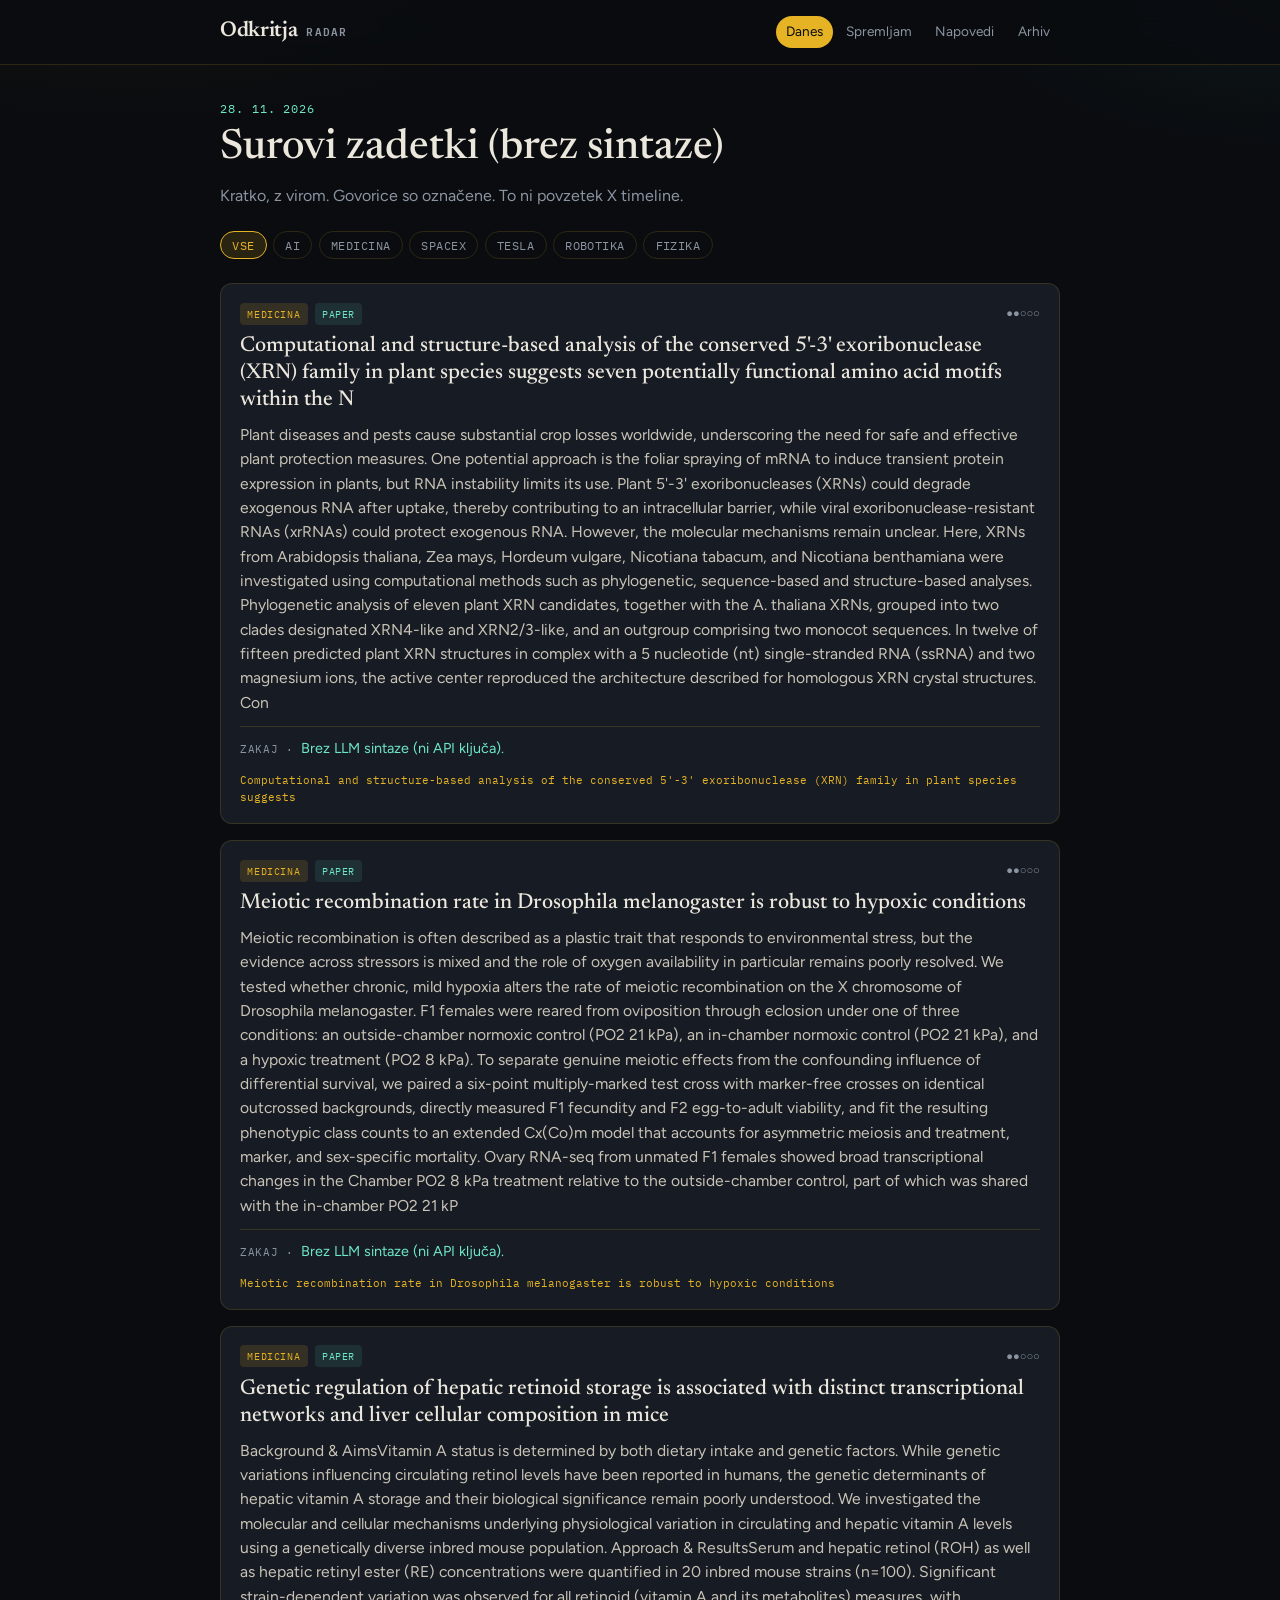
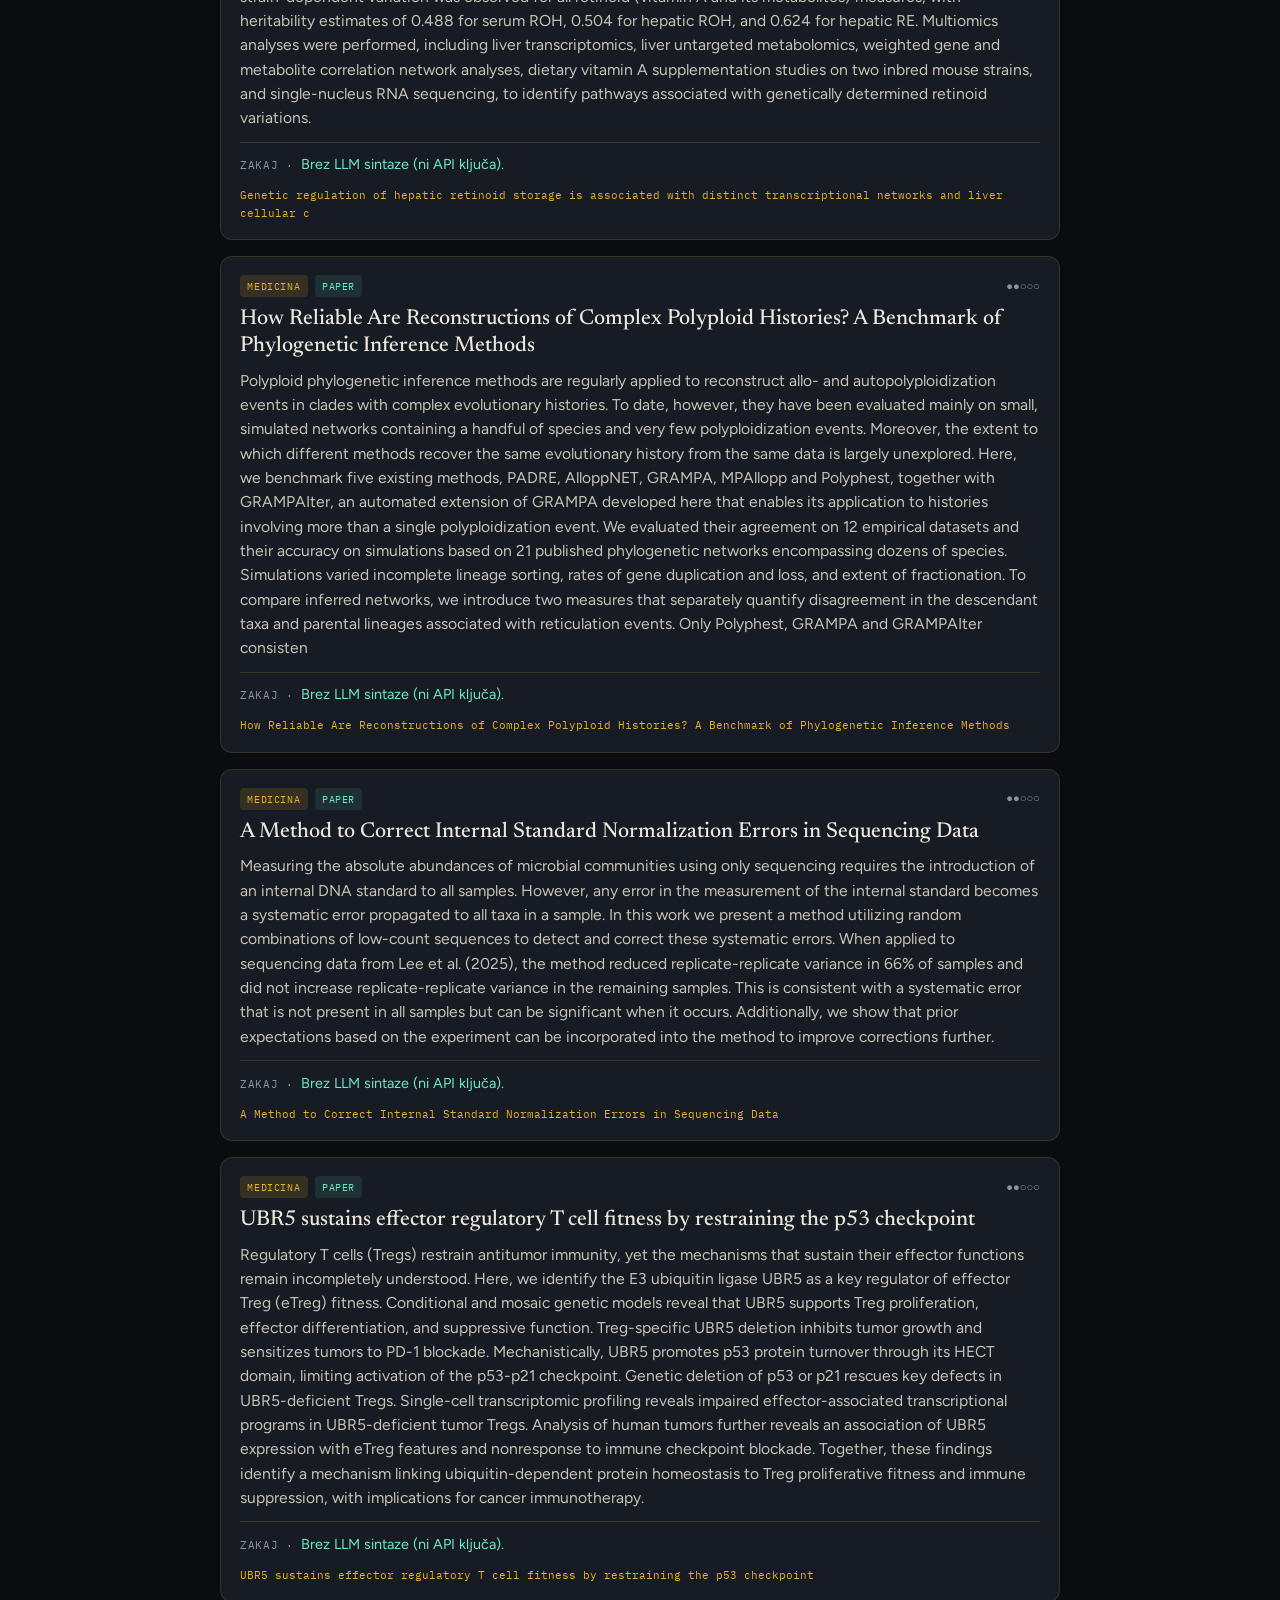
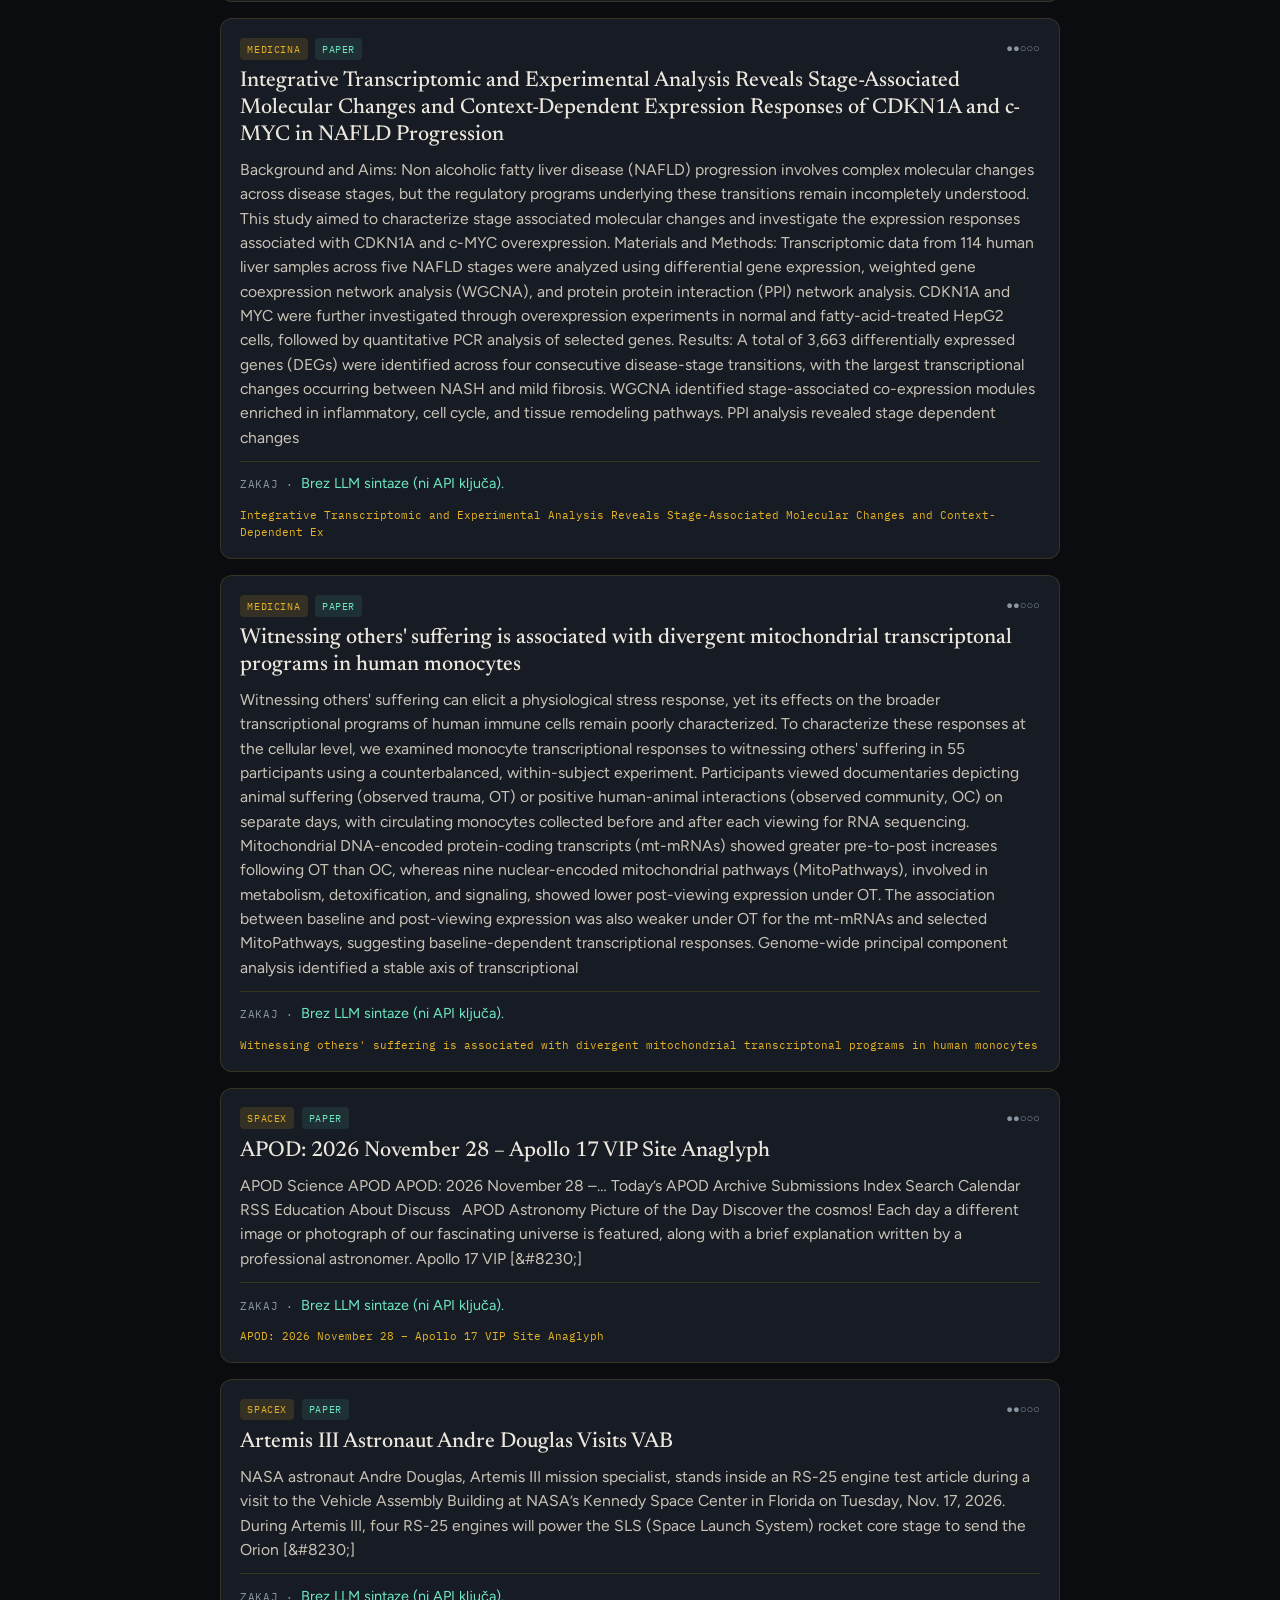
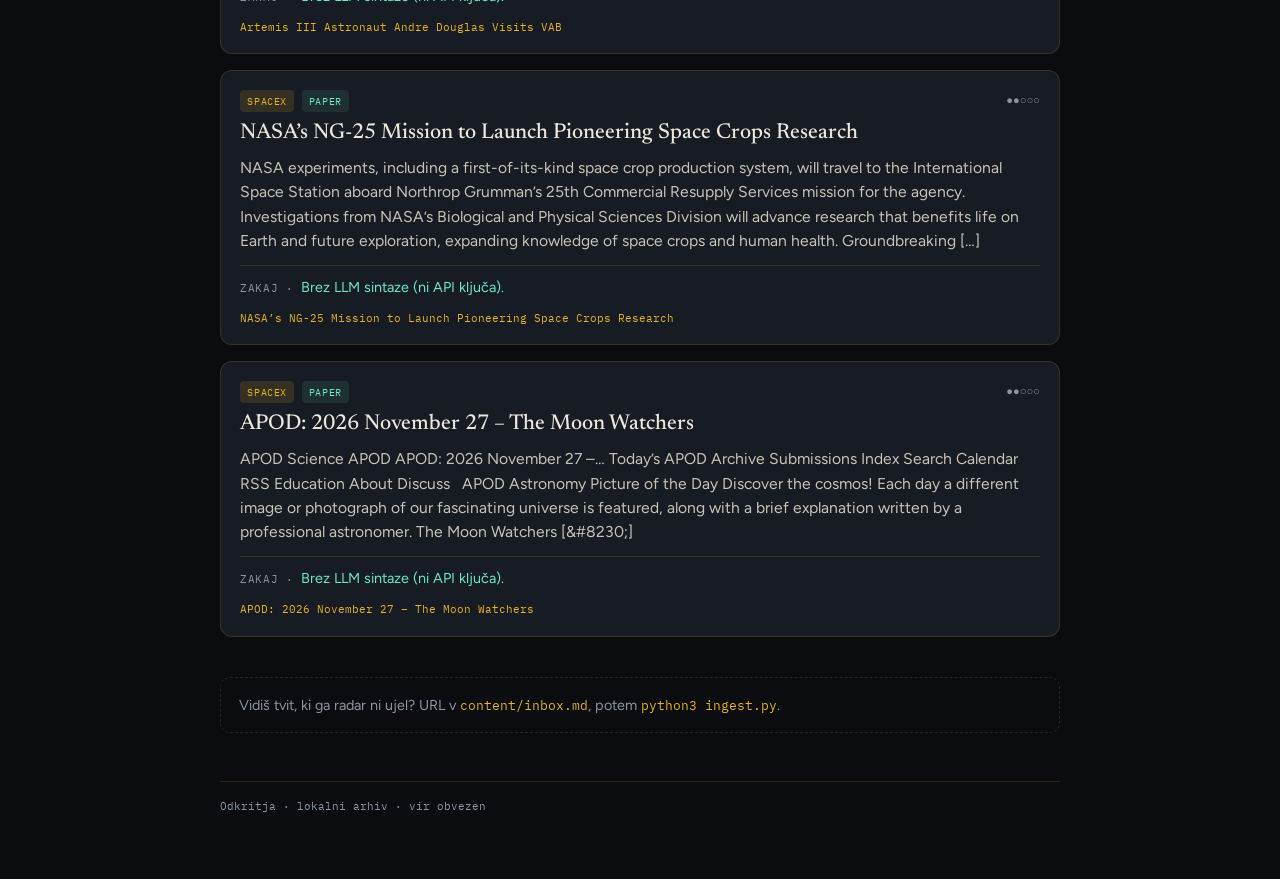
<file: index.html>
<!DOCTYPE html>
<html lang="sl">
<head>
  <meta charset="UTF-8">
  <meta name="viewport" content="width=device-width, initial-scale=1">
  <meta name="description" content="Osebni dnevni radar: medicina, AI, SpaceX, Tesla. Ne news feed — 8–15 stvari, ki so zares nove.">
  <title>Odkritja — danes</title>
  <link rel="preconnect" href="https://fonts.googleapis.com">
  <link rel="preconnect" href="https://fonts.gstatic.com" crossorigin>
  <link href="https://fonts.googleapis.com/css2?family=Figtree:wght@400;500;600&family=IBM+Plex+Mono:wght@400;500&family=Newsreader:opsz,wght@6..72,500;6..72,600&display=swap" rel="stylesheet">
  <link rel="stylesheet" href="css/style.css">
</head>
<body>
  <header class="top">
    <div class="top-inner">
      <a class="brand" href="index.html"><strong>Odkritja</strong><span>radar</span></a>
      <nav class="links">
        <a class="active" href="index.html">Danes</a>
        <a href="spremljam.html">Spremljam</a>
        <a href="napovedi.html">Napovedi</a>
        <a href="arhiv.html">Arhiv</a>
      </nav>
    </div>
  </header>
  <main class="wrap">
    <section class="hero">
      <p class="meta" data-hero-meta>nalaganje…</p>
      <h1 data-hero-title>Dnevni radar</h1>
      <p class="lede">Kratko, z virom. Govorice so označene. To ni povzetek X timeline.</p>
    </section>
    <div class="filters" id="filters"></div>
    <div class="cards" id="cards"></div>
    <p class="inbox-hint">Vidiš tvit, ki ga radar ni ujel? URL v <code>content/inbox.md</code>, potem <code>python3 ingest.py</code>.</p>
    <footer class="foot">Odkritja · lokalni arhiv · vir obvezen</footer>
  </main>
  <script src="js/radar.js"></script>
  <script>Odkritja.initDanes();</script>
</body>
</html>
</file>
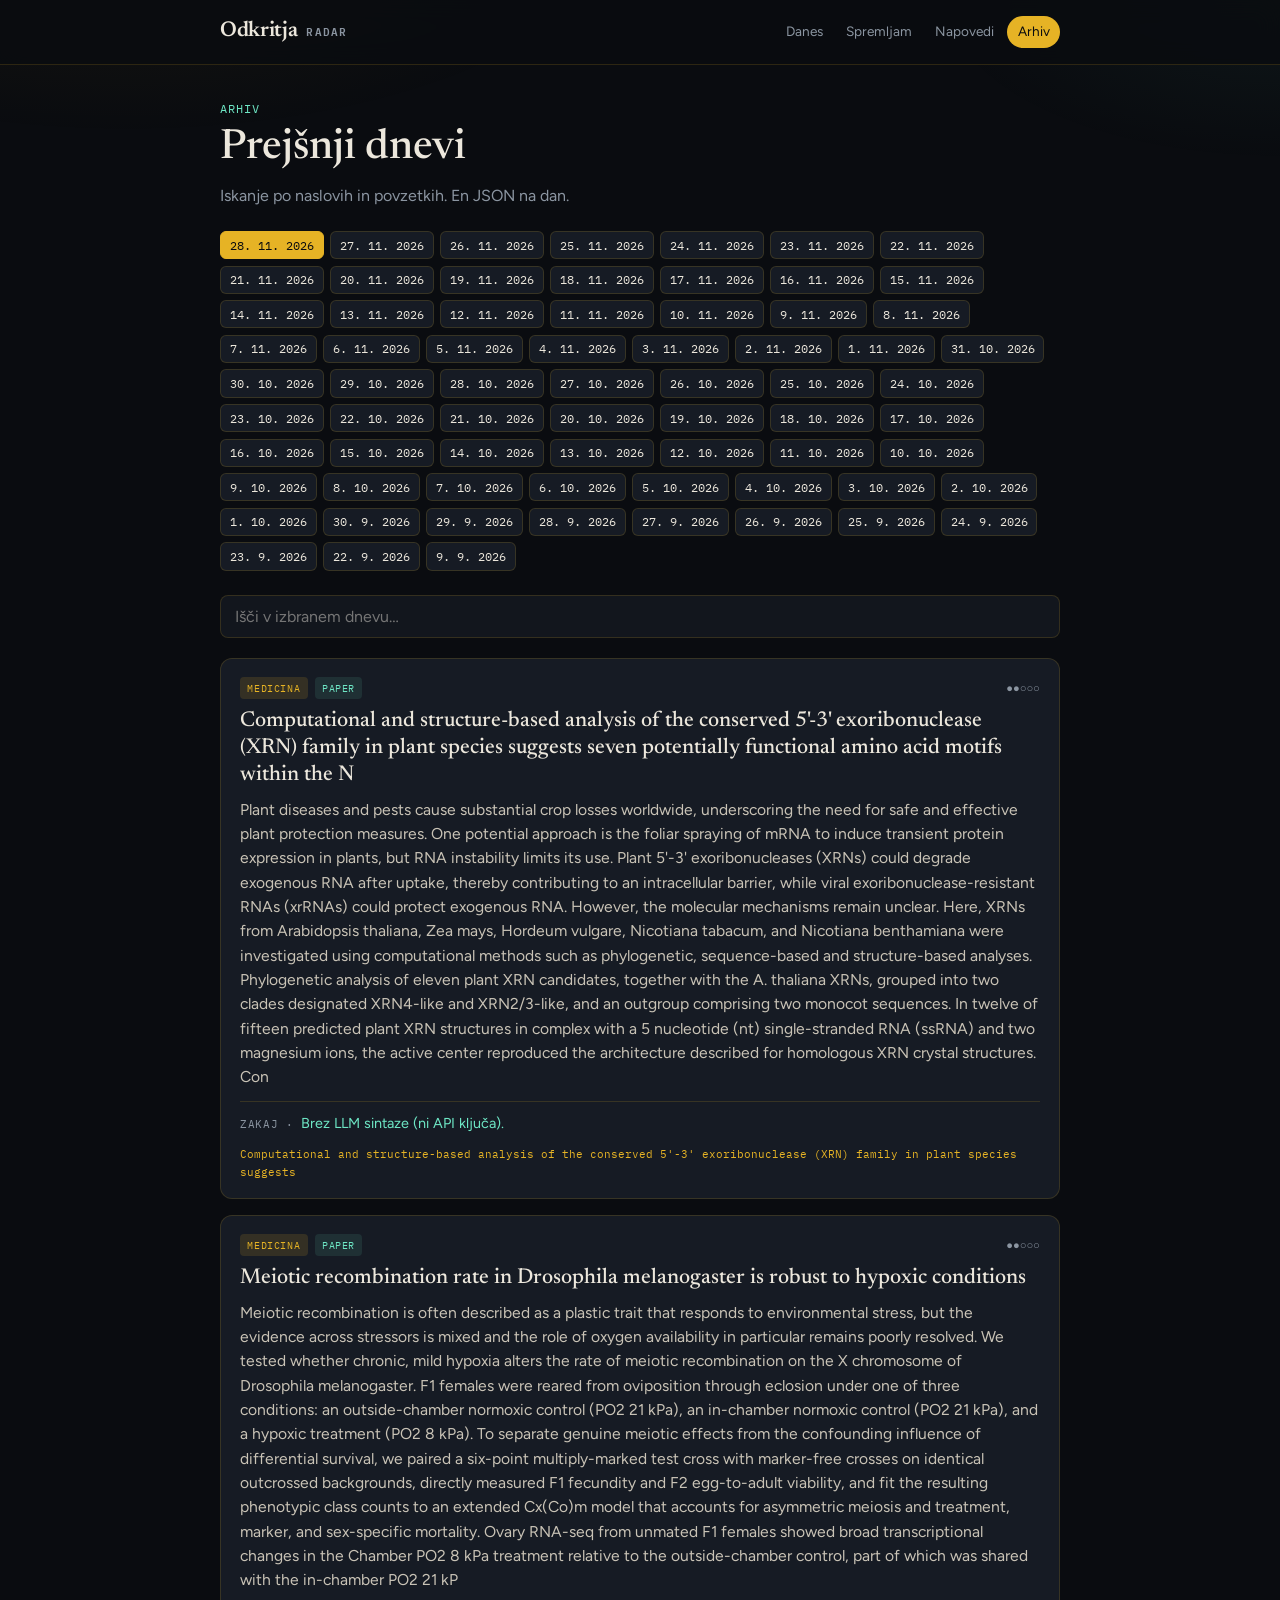
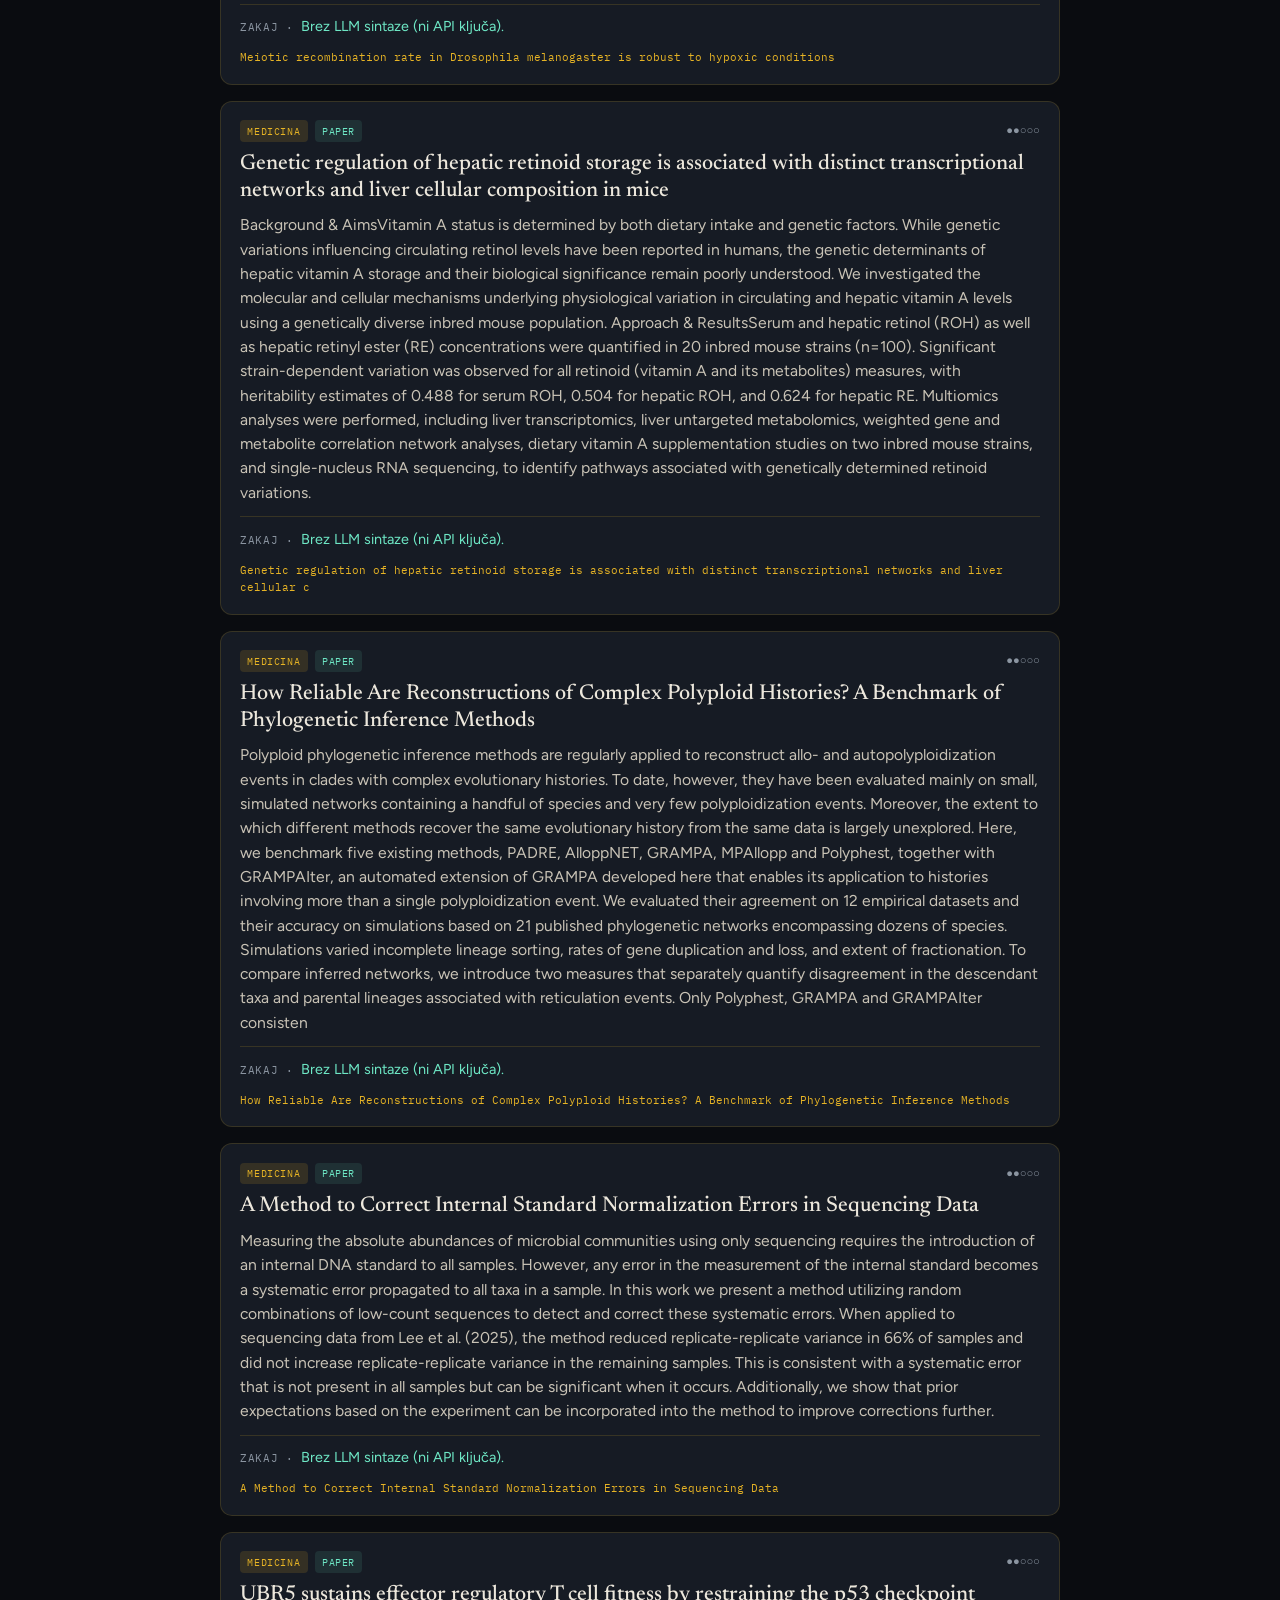
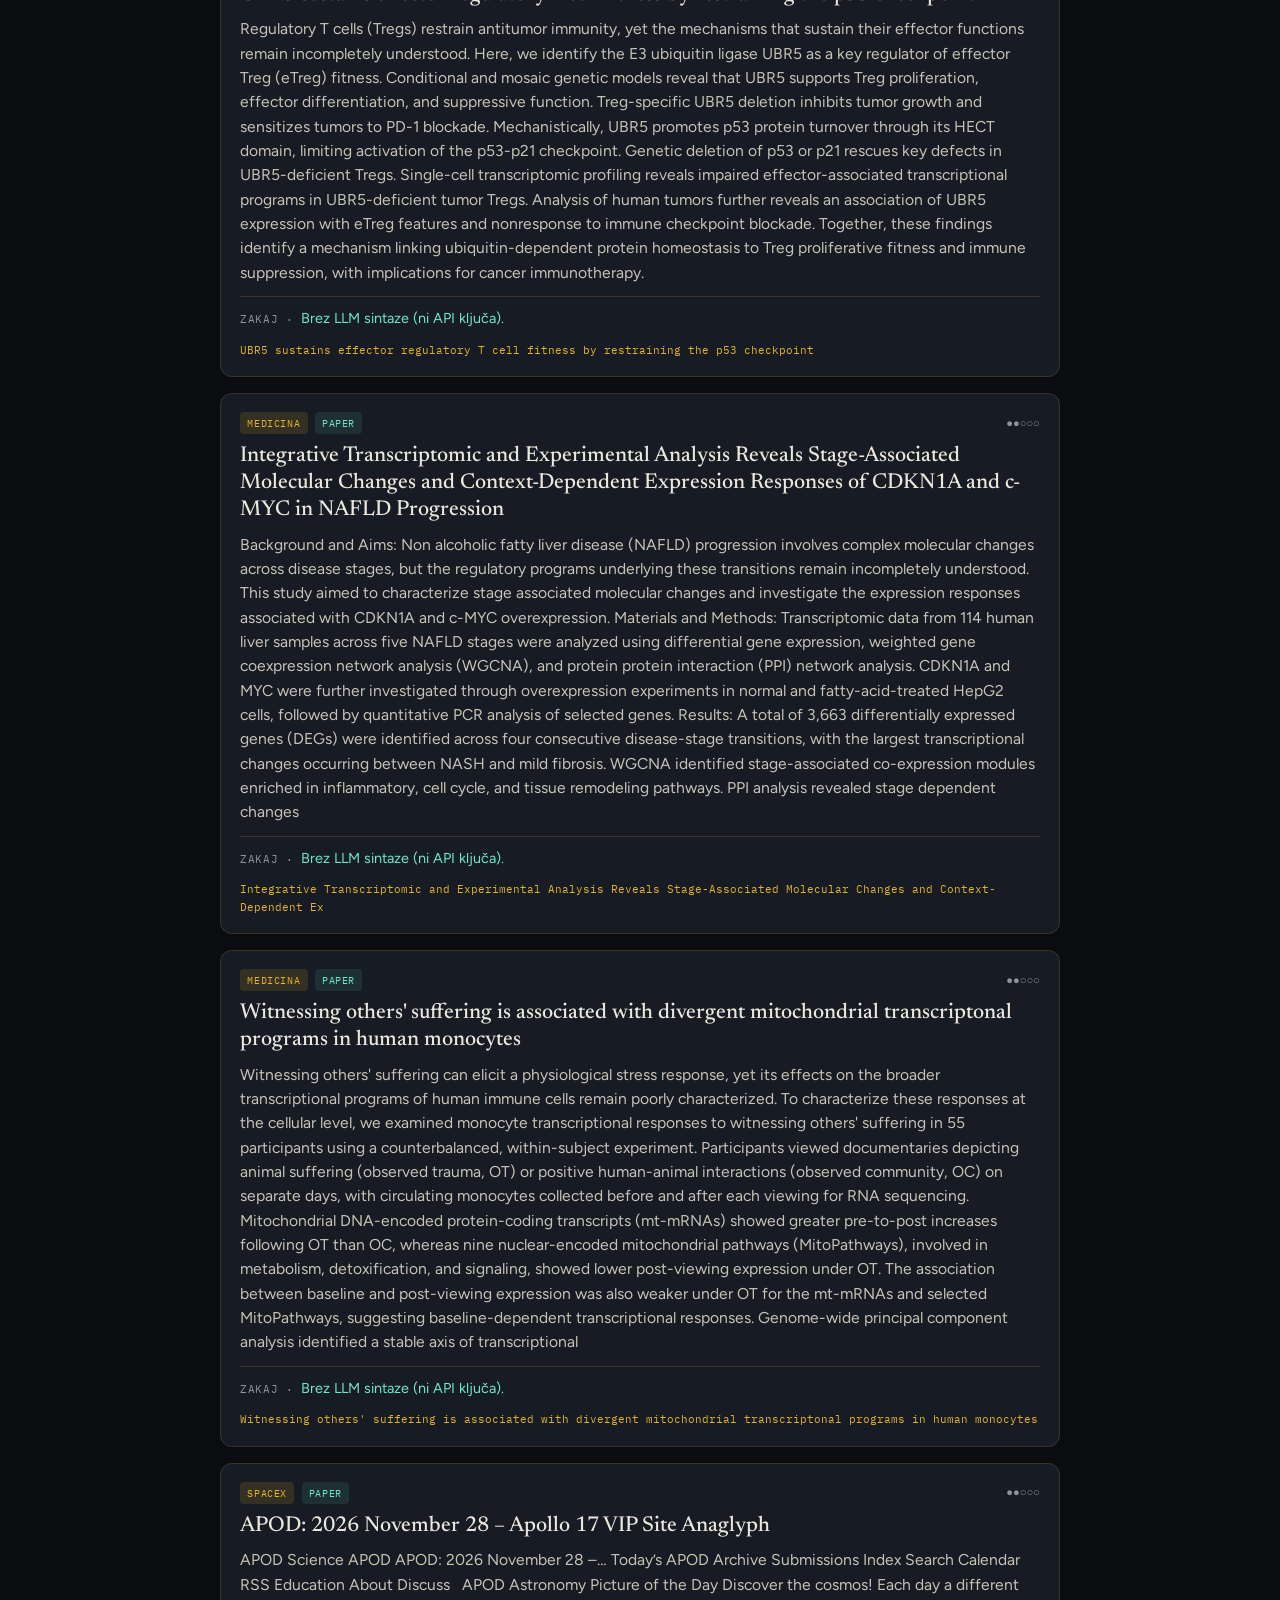
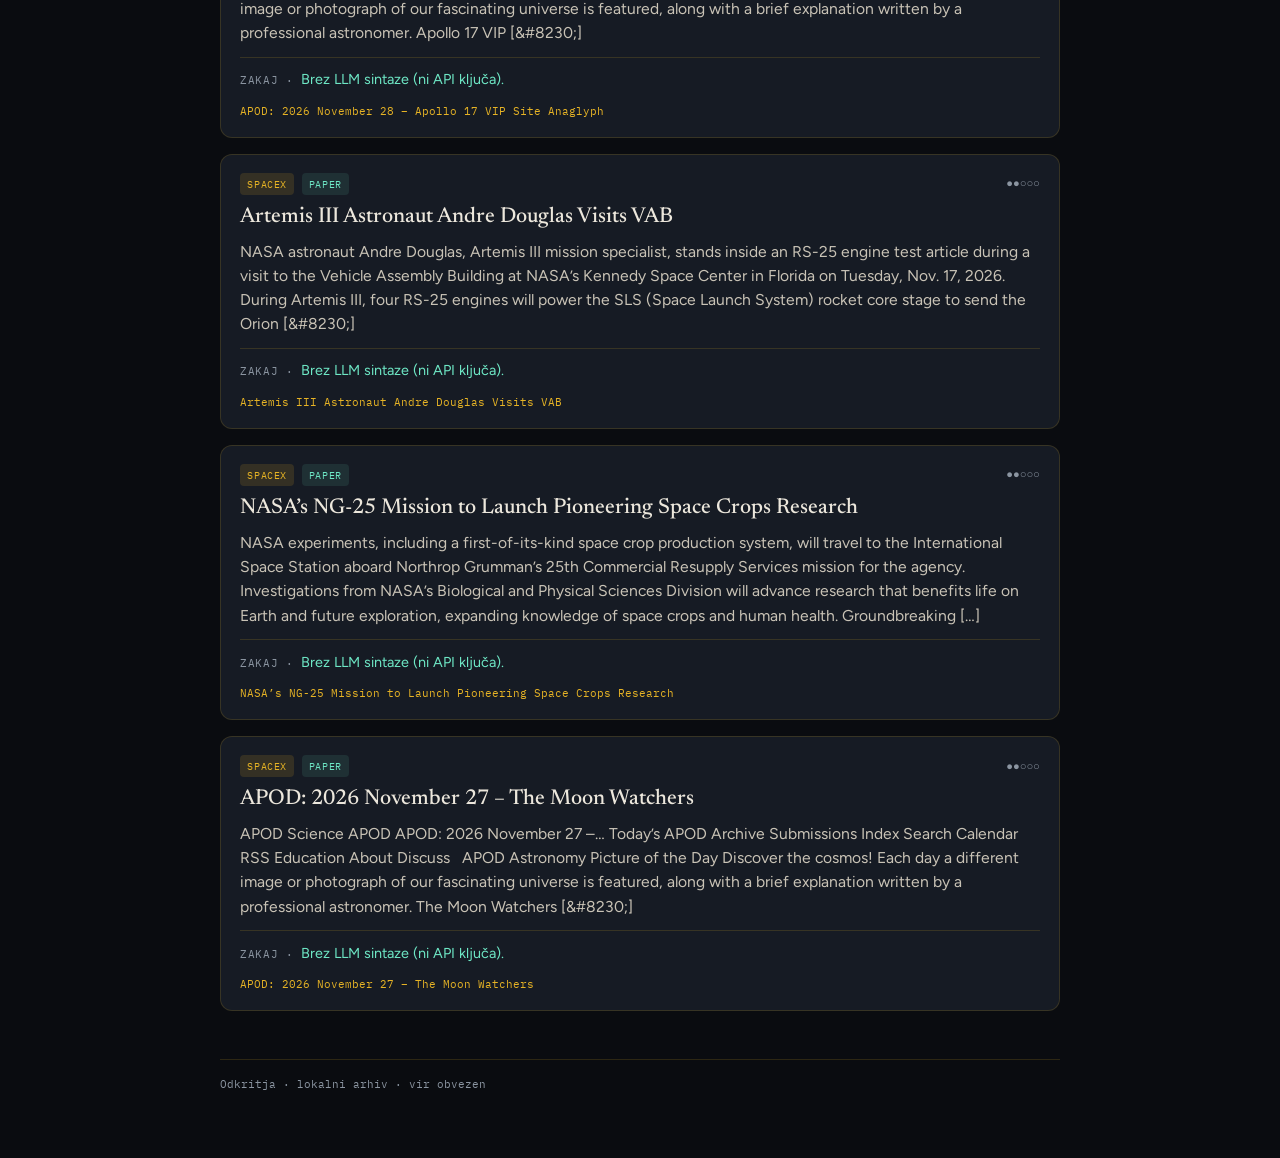
<file: arhiv.html>
<!DOCTYPE html>
<html lang="sl">
<head>
  <meta charset="UTF-8">
  <meta name="viewport" content="width=device-width, initial-scale=1">
  <meta name="description" content="Arhiv dnevnih briefov Odkritja.">
  <title>Odkritja — arhiv</title>
  <link rel="preconnect" href="https://fonts.googleapis.com">
  <link rel="preconnect" href="https://fonts.gstatic.com" crossorigin>
  <link href="https://fonts.googleapis.com/css2?family=Figtree:wght@400;500;600&family=IBM+Plex+Mono:wght@400;500&family=Newsreader:opsz,wght@6..72,500;6..72,600&display=swap" rel="stylesheet">
  <link rel="stylesheet" href="css/style.css">
</head>
<body>
  <header class="top">
    <div class="top-inner">
      <a class="brand" href="index.html"><strong>Odkritja</strong><span>radar</span></a>
      <nav class="links">
        <a href="index.html">Danes</a>
        <a href="spremljam.html">Spremljam</a>
        <a href="napovedi.html">Napovedi</a>
        <a class="active" href="arhiv.html">Arhiv</a>
      </nav>
    </div>
  </header>
  <main class="wrap">
    <section class="hero">
      <p class="meta">arhiv</p>
      <h1>Prejšnji dnevi</h1>
      <p class="lede">Iskanje po naslovih in povzetkih. En JSON na dan.</p>
    </section>
    <div class="kalendar" id="kalendar"></div>
    <input class="search" id="search" type="search" placeholder="Išči v izbranem dnevu…" autocomplete="off">
    <div class="cards" id="cards"></div>
    <footer class="foot">Odkritja · lokalni arhiv · vir obvezen</footer>
  </main>
  <script src="js/radar.js"></script>
  <script>Odkritja.initArhiv();</script>
</body>
</html>
</file>
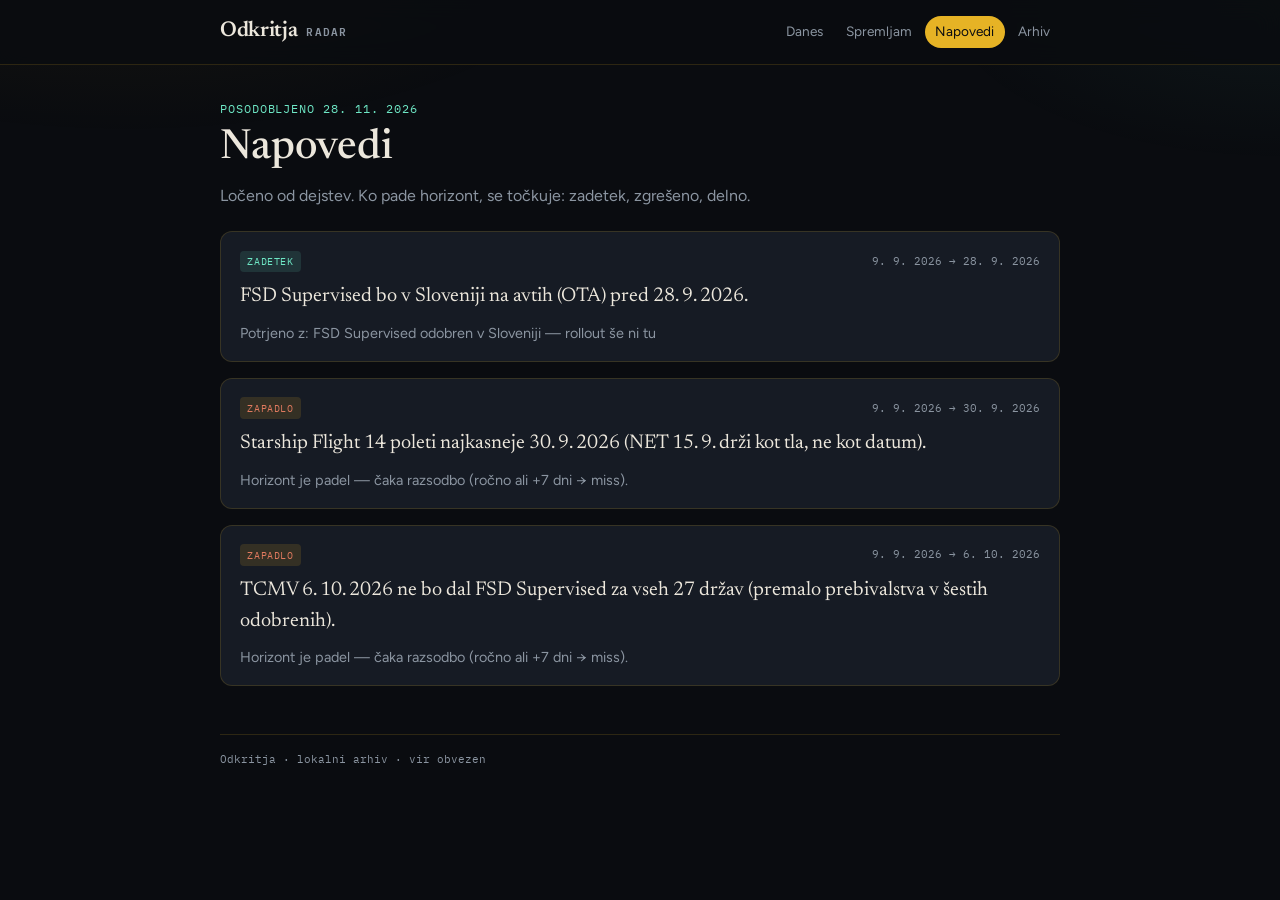
<file: napovedi.html>
<!DOCTYPE html>
<html lang="sl">
<head>
  <meta charset="UTF-8">
  <meta name="viewport" content="width=device-width, initial-scale=1">
  <meta name="description" content="Napovedi ločene od novic. Open / hit / miss, ko pade horizont.">
  <title>Odkritja — napovedi</title>
  <link rel="preconnect" href="https://fonts.googleapis.com">
  <link rel="preconnect" href="https://fonts.gstatic.com" crossorigin>
  <link href="https://fonts.googleapis.com/css2?family=Figtree:wght@400;500;600&family=IBM+Plex+Mono:wght@400;500&family=Newsreader:opsz,wght@6..72,500;6..72,600&display=swap" rel="stylesheet">
  <link rel="stylesheet" href="css/style.css">
</head>
<body>
  <header class="top">
    <div class="top-inner">
      <a class="brand" href="index.html"><strong>Odkritja</strong><span>radar</span></a>
      <nav class="links">
        <a href="index.html">Danes</a>
        <a href="spremljam.html">Spremljam</a>
        <a class="active" href="napovedi.html">Napovedi</a>
        <a href="arhiv.html">Arhiv</a>
      </nav>
    </div>
  </header>
  <main class="wrap">
    <section class="hero">
      <p class="meta" data-hero-meta>napovedi</p>
      <h1>Napovedi</h1>
      <p class="lede">Ločeno od dejstev. Ko pade horizont, se točkuje: zadetek, zgrešeno, delno.</p>
    </section>
    <div class="cards" id="cards"></div>
    <footer class="foot">Odkritja · lokalni arhiv · vir obvezen</footer>
  </main>
  <script src="js/radar.js"></script>
  <script>Odkritja.initNapovedi();</script>
</body>
</html>
</file>
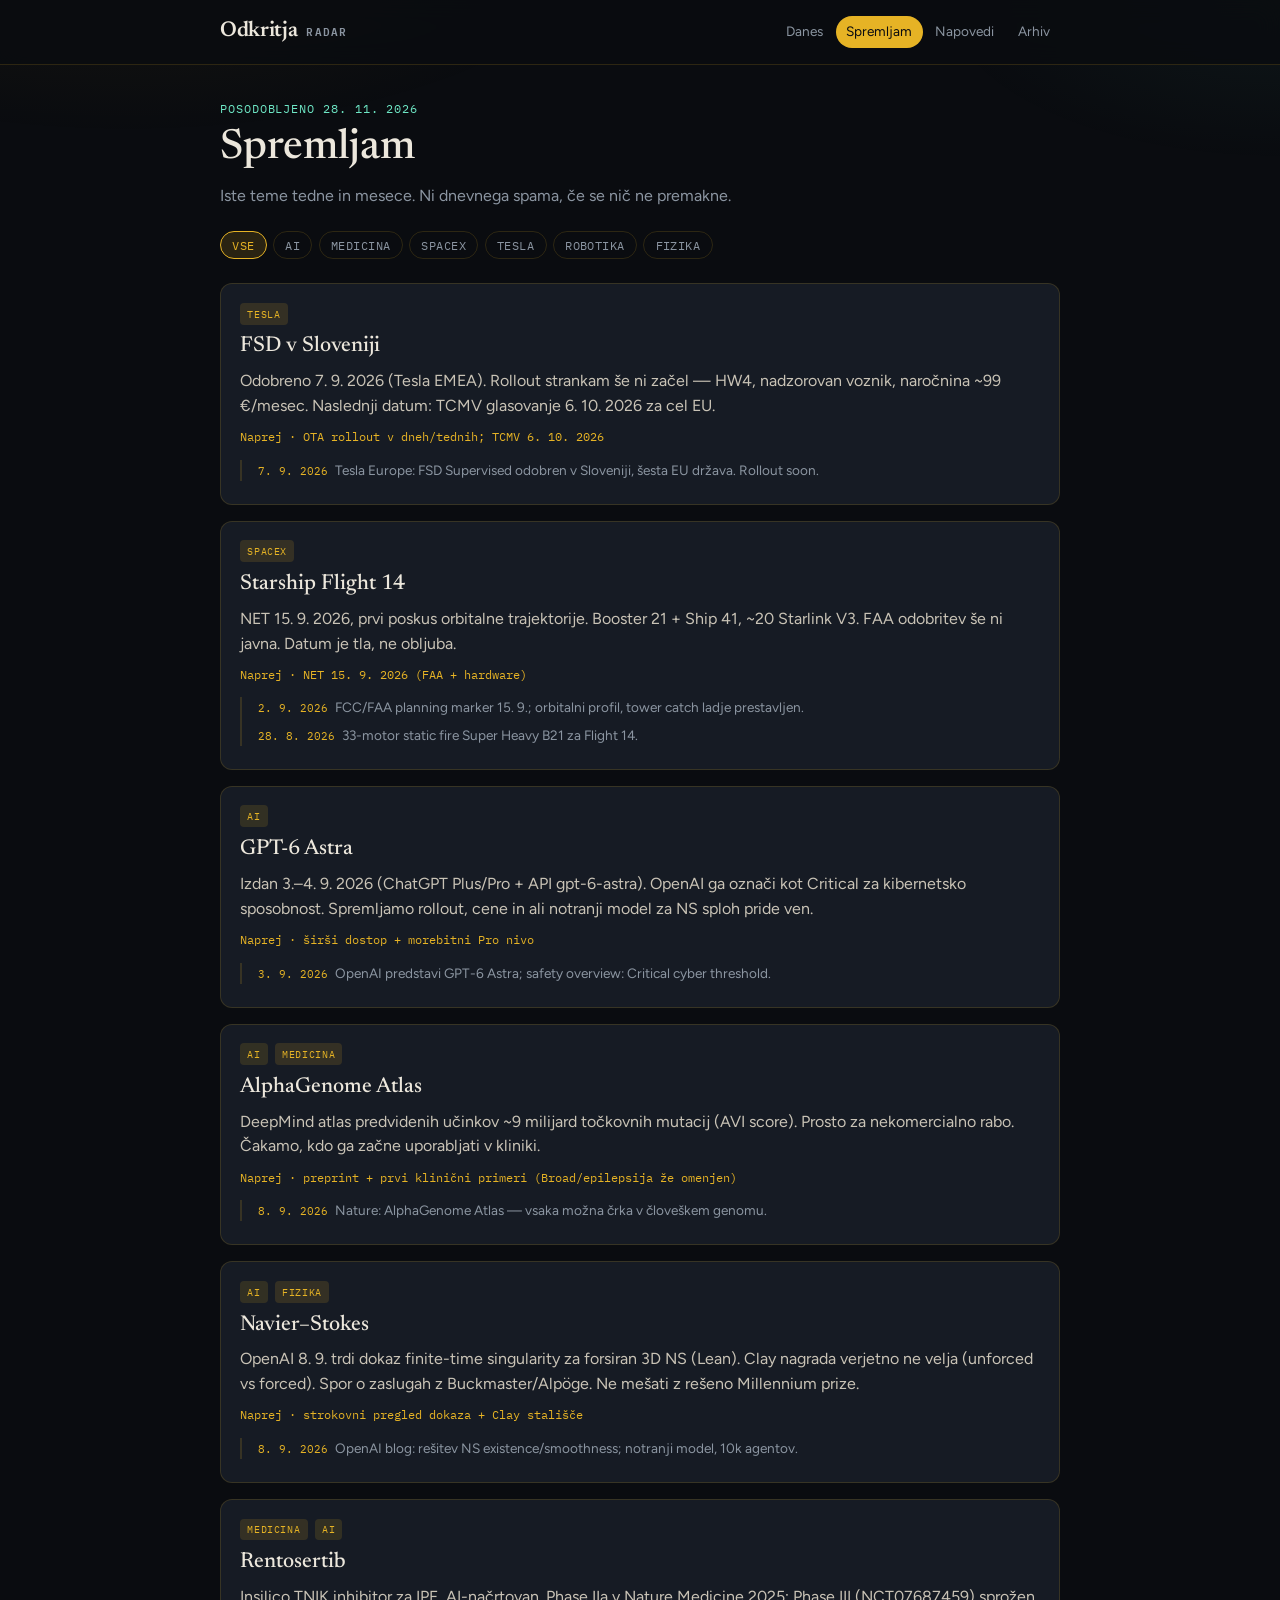
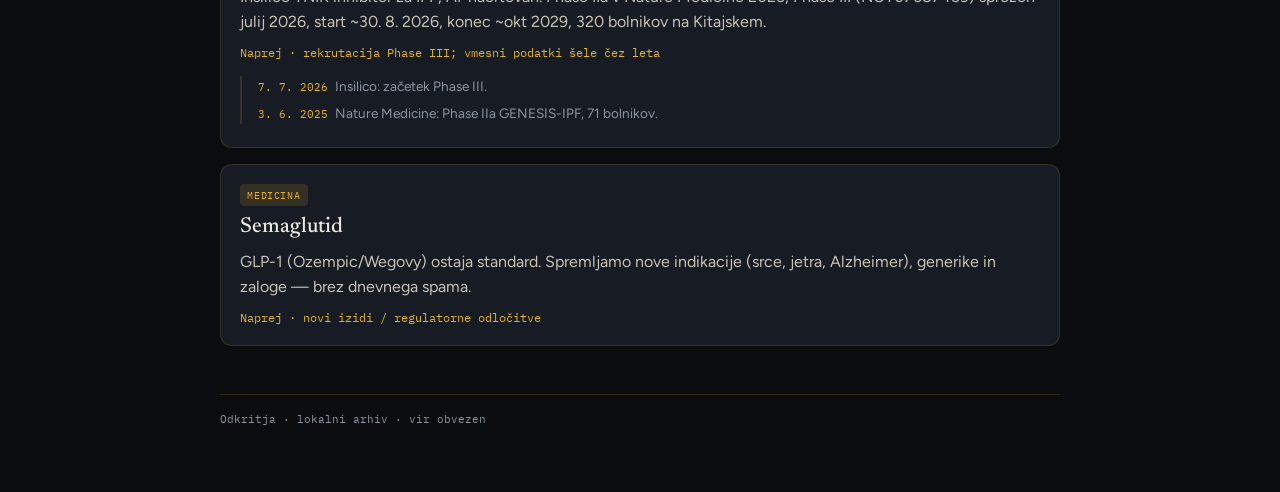
<file: spremljam.html>
<!DOCTYPE html>
<html lang="sl">
<head>
  <meta charset="UTF-8">
  <meta name="viewport" content="width=device-width, initial-scale=1">
  <meta name="description" content="Žive teme: Starship, FSD v Sloveniji, Rentosertib, GPT-6 Astra, AlphaGenome, Navier–Stokes.">
  <title>Odkritja — spremljam</title>
  <link rel="preconnect" href="https://fonts.googleapis.com">
  <link rel="preconnect" href="https://fonts.gstatic.com" crossorigin>
  <link href="https://fonts.googleapis.com/css2?family=Figtree:wght@400;500;600&family=IBM+Plex+Mono:wght@400;500&family=Newsreader:opsz,wght@6..72,500;6..72,600&display=swap" rel="stylesheet">
  <link rel="stylesheet" href="css/style.css">
</head>
<body>
  <header class="top">
    <div class="top-inner">
      <a class="brand" href="index.html"><strong>Odkritja</strong><span>radar</span></a>
      <nav class="links">
        <a href="index.html">Danes</a>
        <a class="active" href="spremljam.html">Spremljam</a>
        <a href="napovedi.html">Napovedi</a>
        <a href="arhiv.html">Arhiv</a>
      </nav>
    </div>
  </header>
  <main class="wrap">
    <section class="hero">
      <p class="meta" data-hero-meta>watchlist</p>
      <h1>Spremljam</h1>
      <p class="lede">Iste teme tedne in mesece. Ni dnevnega spama, če se nič ne premakne.</p>
    </section>
    <div class="filters" id="filters"></div>
    <div class="cards" id="cards"></div>
    <footer class="foot">Odkritja · lokalni arhiv · vir obvezen</footer>
  </main>
  <script src="js/radar.js"></script>
  <script>Odkritja.initSpremljam();</script>
</body>
</html>
</file>
<file: css/style.css>
:root {
  --bg: #0a0c10;
  --bg-elev: #12161d;
  --bg-card: #161b24;
  --bg-card-hover: #1c2330;
  --paper: #ece7dc;
  --muted: #8b95a1;
  --amber: #e6b325;
  --amber-dim: rgba(230, 179, 37, 0.14);
  --mint: #6ee7c5;
  --coral: #e07a5f;
  --line: rgba(230, 179, 37, 0.16);
  --font-serif: "Newsreader", Georgia, serif;
  --font-sans: "Figtree", system-ui, sans-serif;
  --font-mono: "IBM Plex Mono", ui-monospace, monospace;
  --nav-h: 64px;
  --max: 880px;
}

*, *::before, *::after { box-sizing: border-box; margin: 0; padding: 0; }

html { font-size: 16px; }

body {
  font-family: var(--font-sans);
  background: var(--bg);
  color: var(--paper);
  line-height: 1.55;
  min-height: 100vh;
  -webkit-font-smoothing: antialiased;
}

body::before {
  content: "";
  position: fixed;
  inset: 0;
  pointer-events: none;
  background:
    radial-gradient(ellipse 80% 50% at 10% -10%, rgba(230, 179, 37, 0.07), transparent 50%),
    radial-gradient(ellipse 60% 40% at 100% 0%, rgba(110, 231, 197, 0.05), transparent 45%);
  z-index: 0;
}

a { color: var(--amber); text-decoration: none; }
a:hover { color: var(--mint); }

.wrap {
  position: relative;
  z-index: 1;
  max-width: var(--max);
  margin: 0 auto;
  padding: 0 1.25rem 4rem;
}

header.top {
  position: sticky;
  top: 0;
  z-index: 10;
  background: rgba(10, 12, 16, 0.86);
  backdrop-filter: blur(12px);
  border-bottom: 1px solid var(--line);
}

.top-inner {
  max-width: var(--max);
  margin: 0 auto;
  padding: 0 1.25rem;
  height: var(--nav-h);
  display: flex;
  align-items: center;
  justify-content: space-between;
  gap: 1rem;
}

.brand {
  display: flex;
  align-items: baseline;
  gap: 0.55rem;
  color: var(--paper);
  font-weight: 600;
  letter-spacing: -0.02em;
}

.brand strong {
  font-family: var(--font-serif);
  font-size: 1.35rem;
  font-weight: 600;
}

.brand span {
  font-family: var(--font-mono);
  font-size: 0.68rem;
  color: var(--muted);
  text-transform: uppercase;
  letter-spacing: 0.12em;
}

nav.links {
  display: flex;
  gap: 0.15rem;
  flex-wrap: wrap;
}

nav.links a {
  font-size: 0.85rem;
  color: var(--muted);
  padding: 0.35rem 0.65rem;
  border-radius: 999px;
}

nav.links a:hover,
nav.links a.active {
  color: var(--bg);
  background: var(--amber);
}

.hero {
  padding: 2.2rem 0 1.4rem;
}

.hero .meta {
  font-family: var(--font-mono);
  font-size: 0.72rem;
  color: var(--mint);
  letter-spacing: 0.08em;
  text-transform: uppercase;
}

.hero h1 {
  font-family: var(--font-serif);
  font-size: clamp(1.8rem, 4vw, 2.6rem);
  font-weight: 500;
  line-height: 1.2;
  margin: 0.4rem 0 0.6rem;
}

.hero p.lede {
  color: var(--muted);
  max-width: 40rem;
}

.filters {
  display: flex;
  flex-wrap: wrap;
  gap: 0.4rem;
  margin: 0 0 1.5rem;
}

.filters button {
  font-family: var(--font-mono);
  font-size: 0.72rem;
  letter-spacing: 0.04em;
  text-transform: uppercase;
  border: 1px solid var(--line);
  background: transparent;
  color: var(--muted);
  padding: 0.35rem 0.7rem;
  border-radius: 999px;
  cursor: pointer;
}

.filters button:hover,
.filters button.on {
  border-color: var(--amber);
  color: var(--amber);
  background: var(--amber-dim);
}

.search {
  width: 100%;
  margin-bottom: 1.25rem;
  font-family: var(--font-sans);
  font-size: 1rem;
  background: var(--bg-elev);
  border: 1px solid var(--line);
  color: var(--paper);
  padding: 0.7rem 0.9rem;
  border-radius: 8px;
}

.search:focus {
  outline: 1px solid var(--amber);
}

.cards { display: grid; gap: 1rem; }

.card {
  background: var(--bg-card);
  border: 1px solid var(--line);
  border-radius: 12px;
  padding: 1.15rem 1.2rem 1.05rem;
}

.card:hover { background: var(--bg-card-hover); }

.card .row {
  display: flex;
  flex-wrap: wrap;
  align-items: center;
  gap: 0.45rem;
  margin-bottom: 0.55rem;
}

.pill {
  font-family: var(--font-mono);
  font-size: 0.65rem;
  letter-spacing: 0.06em;
  text-transform: uppercase;
  padding: 0.18rem 0.45rem;
  border-radius: 4px;
  background: var(--amber-dim);
  color: var(--amber);
}

.pill.status-paper { color: var(--mint); background: rgba(110, 231, 197, 0.1); }
.pill.status-uradno { color: var(--amber); }
.pill.status-govorica { color: var(--coral); background: rgba(224, 122, 95, 0.12); }
.pill.status-napoved { color: var(--paper); background: rgba(236, 231, 220, 0.08); }
.pill.status-open { color: var(--amber); }
.pill.status-hit { color: var(--mint); background: rgba(110, 231, 197, 0.12); }
.pill.status-miss { color: var(--coral); background: rgba(224, 122, 95, 0.12); }
.pill.status-partial { color: var(--paper); }
.pill.status-zapadlo { color: var(--coral); }

.stars {
  font-family: var(--font-mono);
  font-size: 0.7rem;
  color: var(--muted);
  margin-left: auto;
}

.card h2 {
  font-family: var(--font-serif);
  font-size: 1.35rem;
  font-weight: 500;
  line-height: 1.25;
  margin-bottom: 0.55rem;
}

.card .body {
  color: #c9c3b6;
  font-size: 0.98rem;
}

.card .why {
  margin-top: 0.7rem;
  padding-top: 0.65rem;
  border-top: 1px solid var(--line);
  font-size: 0.9rem;
  color: var(--mint);
}

.card .why::before {
  content: "Zakaj · ";
  font-family: var(--font-mono);
  font-size: 0.68rem;
  letter-spacing: 0.06em;
  text-transform: uppercase;
  color: var(--muted);
}

.viri {
  margin-top: 0.75rem;
  display: flex;
  flex-wrap: wrap;
  gap: 0.5rem;
}

.viri a {
  font-family: var(--font-mono);
  font-size: 0.7rem;
}

.empty, .napaka {
  color: var(--muted);
  padding: 2rem 0;
}

.watch-status {
  color: #c9c3b6;
  margin: 0.4rem 0 0.6rem;
}

.watch-next {
  font-family: var(--font-mono);
  font-size: 0.75rem;
  color: var(--amber);
}

.zgodovina {
  margin-top: 0.8rem;
  padding-left: 1rem;
  border-left: 2px solid var(--line);
  list-style: none;
}

.zgodovina li {
  font-size: 0.85rem;
  color: var(--muted);
  margin-bottom: 0.4rem;
}

.zgodovina time {
  font-family: var(--font-mono);
  font-size: 0.7rem;
  color: var(--amber);
  margin-right: 0.4rem;
}

.claim {
  font-family: var(--font-serif);
  font-size: 1.25rem;
  margin: 0.4rem 0 0.6rem;
}

.razsodba {
  margin-top: 0.5rem;
  color: var(--muted);
  font-size: 0.9rem;
}

.inbox-hint {
  margin-top: 2.5rem;
  padding: 1rem 1.1rem;
  border: 1px dashed var(--line);
  border-radius: 10px;
  color: var(--muted);
  font-size: 0.9rem;
}

.inbox-hint code {
  font-family: var(--font-mono);
  font-size: 0.8rem;
  color: var(--amber);
}

footer.foot {
  margin-top: 3rem;
  padding-top: 1rem;
  border-top: 1px solid var(--line);
  font-family: var(--font-mono);
  font-size: 0.7rem;
  color: var(--muted);
}

.kalendar {
  display: flex;
  flex-wrap: wrap;
  gap: 0.4rem;
  margin-bottom: 1.5rem;
}

.kalendar a, .kalendar button {
  font-family: var(--font-mono);
  font-size: 0.75rem;
  border: 1px solid var(--line);
  background: var(--bg-card);
  color: var(--paper);
  padding: 0.35rem 0.55rem;
  border-radius: 6px;
  cursor: pointer;
}

.kalendar a.on, .kalendar button.on {
  background: var(--amber);
  color: var(--bg);
  border-color: var(--amber);
}

@media (max-width: 640px) {
  .brand span { display: none; }
  nav.links a { padding: 0.3rem 0.45rem; font-size: 0.78rem; }
  .card h2 { font-size: 1.18rem; }
}
</file>
